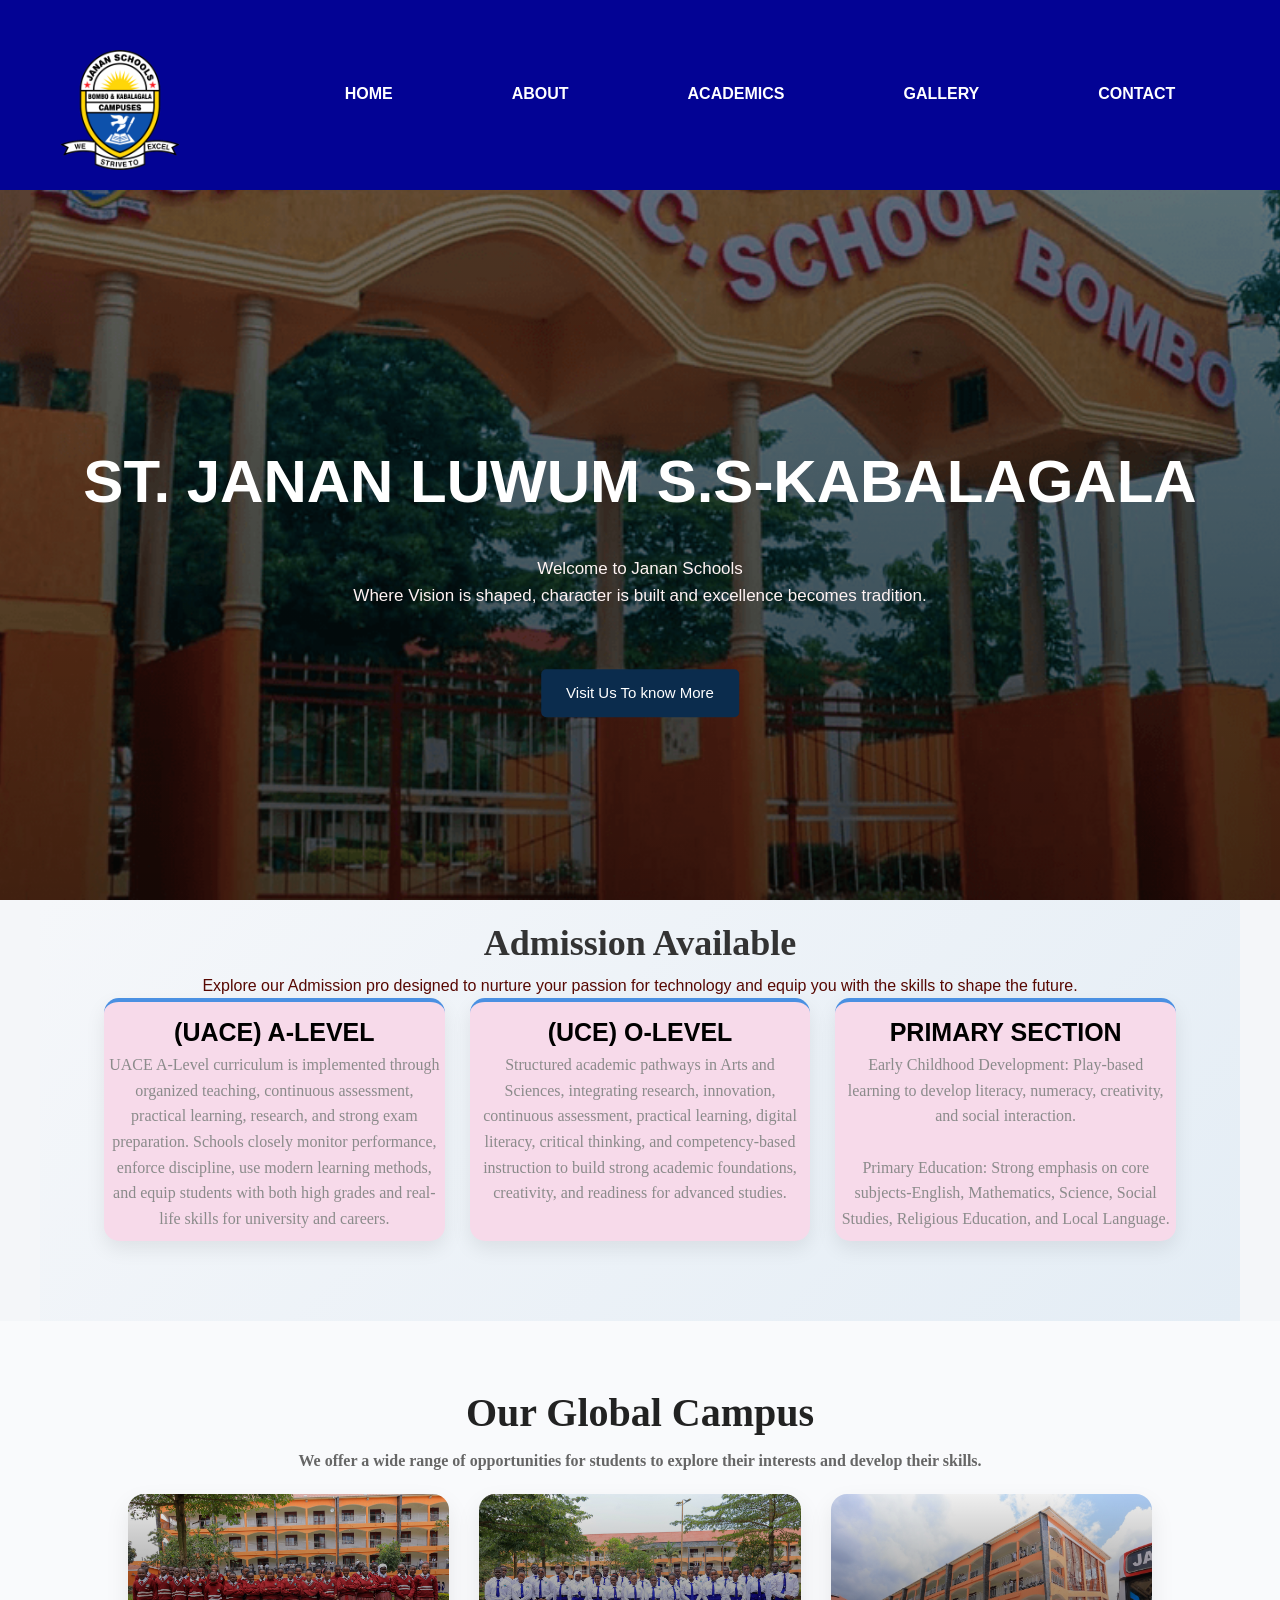
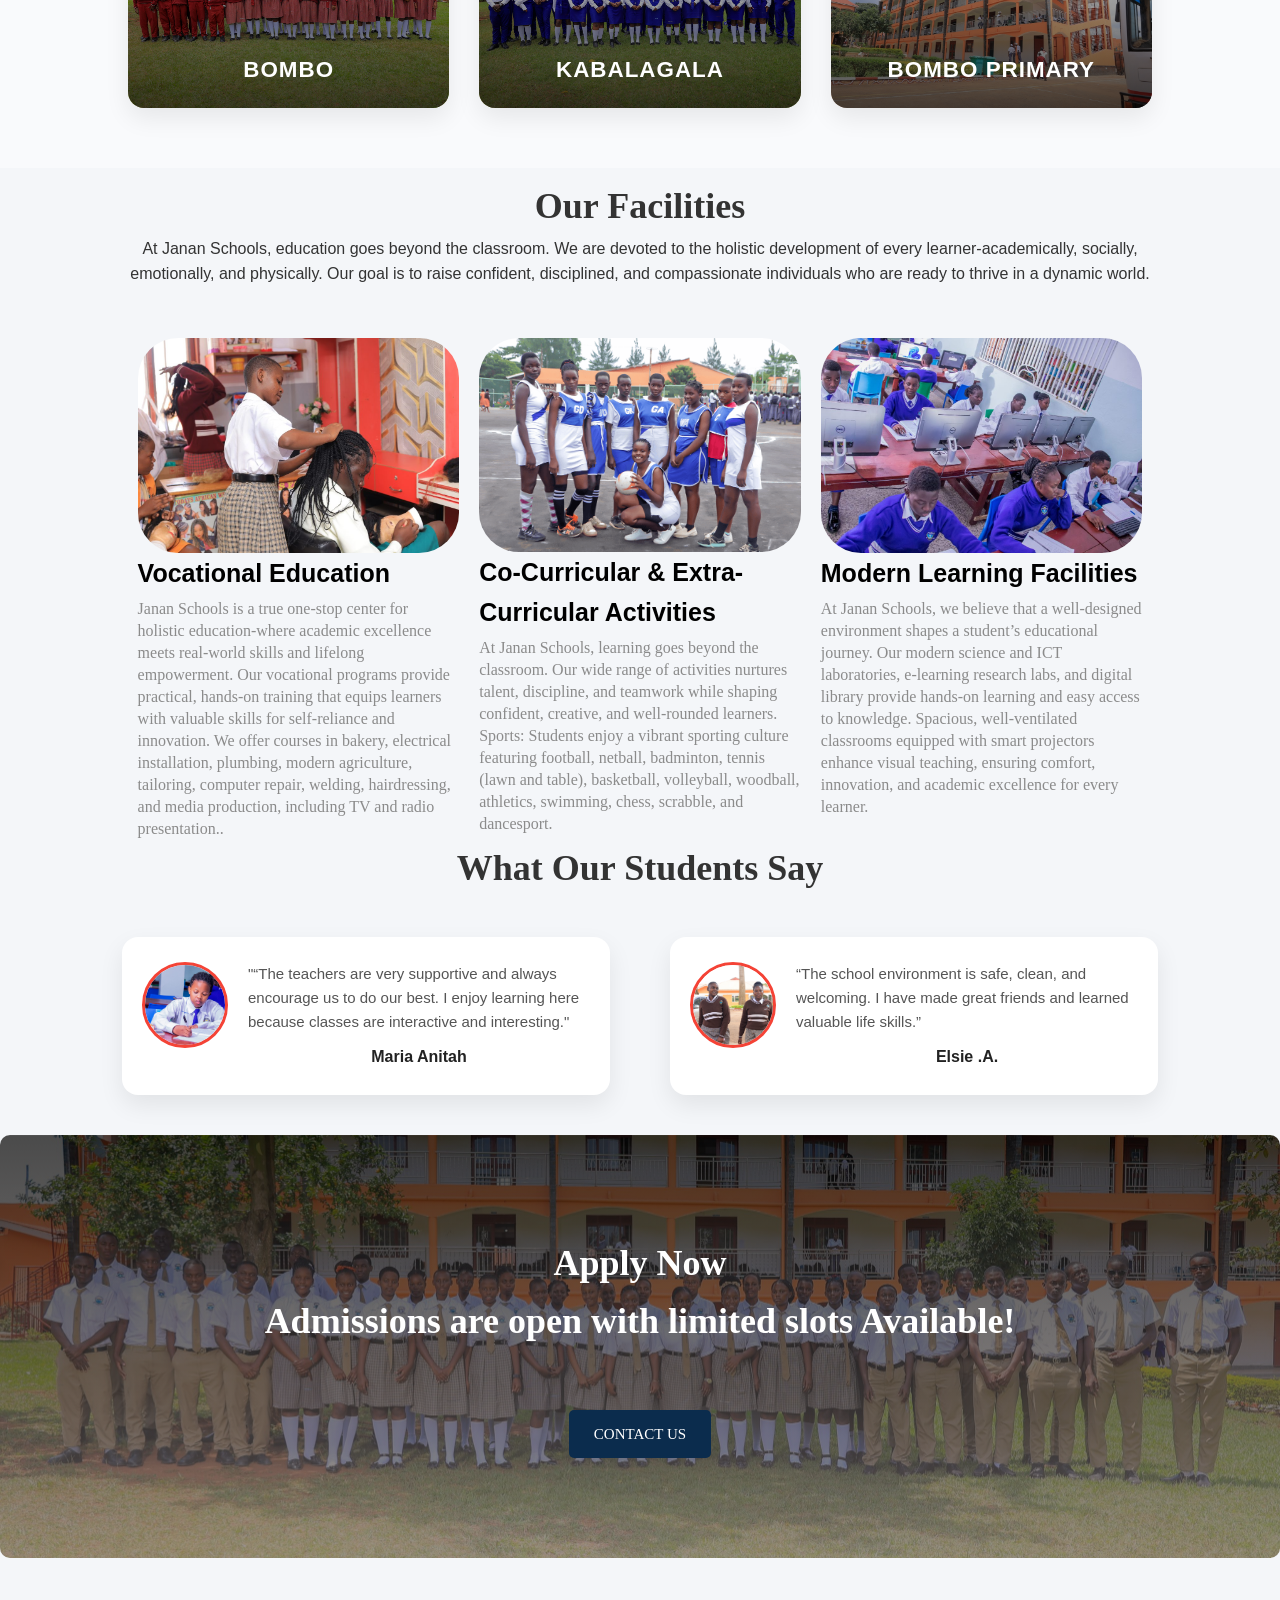
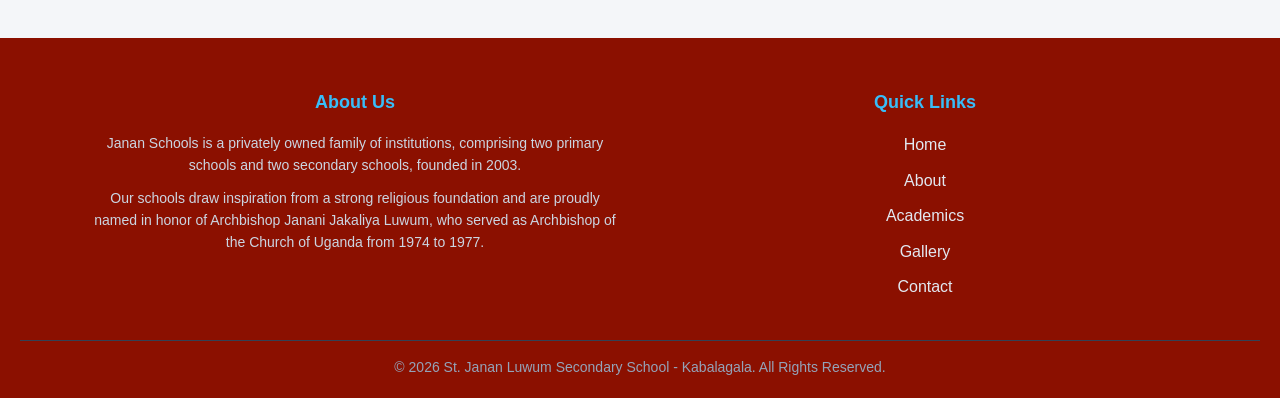
<file: index.html>
<!DOCTYPE html>
<html lang="en">
  <head>
    <meta charset="UTF-8" />
    <meta name="viewport" content="width=device-width, initial-scale=1.0" />
    <title>St.Janan Luwum S.S-Kabalagala</title>
    <link rel="icon" href="logo.png" type="image/x-icon" />
    <link rel="stylesheet" href="style.css" />
      </head>
  <body>
   <section class="header">
  <nav>
    <a href="home.html" class="logo">
      <img src="college_logo.png" alt="College Logo" />
    </a>

    <div class="nav-links">
      <ul>
        <li><a href="index.html">HOME</a></li>
        <li><a href="about.html">ABOUT</a></li>
        <li><a href="academics.html">ACADEMICS</a></li>
        <li><a href="gallery.html">GALLERY</a></li>
        <li><a href="contact.html">CONTACT</a></li>
      </ul>
    </div>
  </nav>

       <body class="janan-home">
              <div class="text-box">
        <h1>ST. JANAN LUWUM S.S-KABALAGALA</h1>
        <p> Welcome to Janan Schools <br>
          Where Vision is shaped, character is built and excellence becomes tradition.
        </p>
        <a href="" class="hero-btn">Visit Us To know More</a>
      </div>
    </section>

    <!-- -------course--------- -->
    <section class="course">
      <h1>Admission Available</h1>
      <div class="course-intro">
        <p>
          Explore our Admission pro designed to nurture
          your passion for technology and equip you with the skills to shape the
          future.
        </p> 
      </div>
      <div class="row">
        <div class="course-col">
          <h3>(UACE) A-LEVEL </h3>
          <p>
            UACE A-Level curriculum is implemented through organized teaching, continuous assessment, 
            practical learning, research, and strong exam preparation. Schools closely monitor performance, 
            enforce discipline, use modern learning methods, and equip students with both high grades and 
            real-life skills for university and careers.
          </p>
        </div>
        <div class="course-col">
          <h3>(UCE) O-LEVEL</h3>
          <p>
            Structured academic pathways in Arts and Sciences, integrating research, innovation, continuous assessment, 
            practical learning, digital literacy, critical thinking, and competency-based instruction to build strong 
            academic foundations, creativity, and readiness for advanced studies.
          </p>
        </div>
        <div class="course-col">
          <h3>PRIMARY SECTION</h3>
          <p>
            Early Childhood Development: Play-based learning to develop literacy, numeracy, creativity, and social interaction.<br><br>
            Primary Education: Strong emphasis on core subjects-English, Mathematics, Science, Social Studies, Religious Education, and Local Language.
          </p> 
        </div>
      </div>
    </section>

    <script>
document.addEventListener("DOMContentLoaded", function () {
  const courseSection = document.querySelector(".course");

  if (!courseSection) return;

  const observer = new IntersectionObserver((entries) => {
    entries.forEach(entry => {
      if (entry.isIntersecting) {
        courseSection.classList.add("course-animate");
      }
    });
  }, {
    threshold: 0.25
  });

  observer.observe(courseSection);
});
</script>

<section class="campus">
  <div class="campus-header">
    <h1>Our Global Campus</h1>
    <p>
      We offer a wide range of opportunities for students to explore their interests and develop their skills.
    </p>
  </div>

  <div class="campus-grid">
    <div class="campus-card">
      <img src="campus1.jpg" alt="" />
      <div class="overlay">
        <h3>BOMBO</h3>
      </div>
    </div>

    <div class="campus-card">
      <img src="campus2.jpg" alt="" />
      <div class="overlay">
        <h3>KABALAGALA</h3>
      </div>
    </div>

    <div class="campus-card">
      <img src="campus3.jpg" alt="" />
      <div class="overlay">
        <h3>BOMBO PRIMARY</h3>
      </div>
    </div>
  </div>
</section>

    <!-- --------------facilities---------------- -->

    <section class="facilities">
      <h1>Our Facilities</h1>
      <div class="facilities-intro">
        <p>
         At Janan Schools, education goes beyond the classroom. We are devoted to the holistic 
        development of every learner-academically, socially, emotionally, and physically. 
        Our goal is to raise confident, disciplined, and compassionate individuals who are ready to thrive in a dynamic world.
        </p> <br> <br>
      </div>
      <div class="row">
        <div class="facilities-col">
          <img src="facilities1.jpg" alt="" />
          <h3>Vocational Education</h3>
          <p>
            Janan Schools is a true one-stop center for holistic education-where academic excellence meets real-world skills 
            and lifelong empowerment.
            Our vocational programs provide practical, hands-on training that equips learners with valuable skills for 
            self-reliance and innovation.
            We offer courses in bakery, electrical installation, plumbing, modern agriculture, tailoring, computer repair, welding, hairdressing, 
            and media production, including TV and radio presentation..
          </p>
        </div>
        <div class="facilities-col">
          <img src="facilities2.jpg" alt="" />
          <h3>Co-Curricular & Extra-Curricular Activities</h3>
          <p>
            At Janan Schools, learning goes beyond the classroom. Our wide range of activities nurtures talent, 
            discipline, and teamwork while shaping confident, creative, and well-rounded learners.
            Sports: Students enjoy a vibrant sporting culture featuring football, netball, badminton, 
            tennis (lawn and table), basketball, volleyball, woodball, athletics, swimming, chess, scrabble, and dancesport.
          </p>
        </div>

        <div class="facilities-col">
          <img src="facilities3.jpg" alt="" />
          <h3>Modern Learning Facilities</h3>
          <p>
            At Janan Schools, we believe that a well-designed environment shapes a student’s educational journey.
            Our modern science and ICT laboratories, e-learning research labs, and digital library provide 
            hands-on learning and easy access to knowledge. Spacious, well-ventilated classrooms equipped with 
            smart projectors enhance visual teaching, ensuring comfort, innovation, and academic excellence for every learner.
          </p>
        </div>
      </div>
    </section>

    <!-- ---------testimonials-------------- -->

    <div class="row">
      <h1>What Our Students Say</h1>
      
      <div class="row">
        <div class="testimonial-col">
          <img src="student1.jpg" alt="" />
          <div>
            <p>
              "“The teachers are very supportive and always encourage us to do our best.
               I enjoy learning here because classes are interactive and interesting."
               
            </p>
            <h3>Maria Anitah</h3>
            
          </div>
        </div>

        <div class="testimonial-col">
          <img src="student2.png" alt="" />
          <div>
            <p>
              “The school environment is safe, clean, and welcoming.
              I have made great friends and learned valuable life skills.”
            </p>
            <h3>Elsie .A.</h3>
            <i class="fa fa-star"></i>
            <i class="fa fa-star"></i>
            <i class="fa fa-star"></i>
            <i class="fa fa-star"></i>
            <i class="fa fa-star-o"></i>
          </div>
        </div>
      </div>
    </section>

    <!-- --------call to action----------- -->

    <section class="cta">
      <h1>
        Apply Now <br />
        Admissions are open with limited slots Available!
      </h1>
      <a href="" class="hero-btn">CONTACT US</a>
    </section>

    <!-- ----------footer---------------- -->

    <footer class="footer">

  <div class="footer-container">

    <!-- ABOUT SECTION -->
    <div class="footer-section about">
      <h3>About Us</h3>
      <p>
        Janan Schools is a privately owned family of institutions, comprising two primary schools and two secondary schools, founded in 2003.
      </p>
      <p>
        Our schools draw inspiration from a strong religious foundation and are proudly named in honor of Archbishop Janani Jakaliya Luwum,
        who served as Archbishop of the Church of Uganda from 1974 to 1977.
      </p>
    </div>

    <!-- NAVIGATION LINKS -->
    <div class="footer-section">
      <h3>Quick Links</h3>
      <a href="index.html">Home</a>
      <a href="about.html">About</a>
      <a href="academics.html">Academics</a>
      <a href="gallery.html">Gallery</a>
      <a href="contact.html">Contact</a>
    </div>

  </div>

  <!-- BOTTOM BAR -->
  <div class="footer-bottom">
    <p>© 2026 St. Janan Luwum Secondary School - Kabalagala. All Rights Reserved.</p>
  </div>

</footer>
    
      

    <!--Javascript for Toggle Menu-->
    <script>
      var navLinks = document.getElementById("navLinks");

      function showMenu() {
        navLinks.style.right = "0";
      }

      function hideMenu() {
        navLinks.style.right = "-200px";
      }
    </script>
  </body>
</html>
</file>
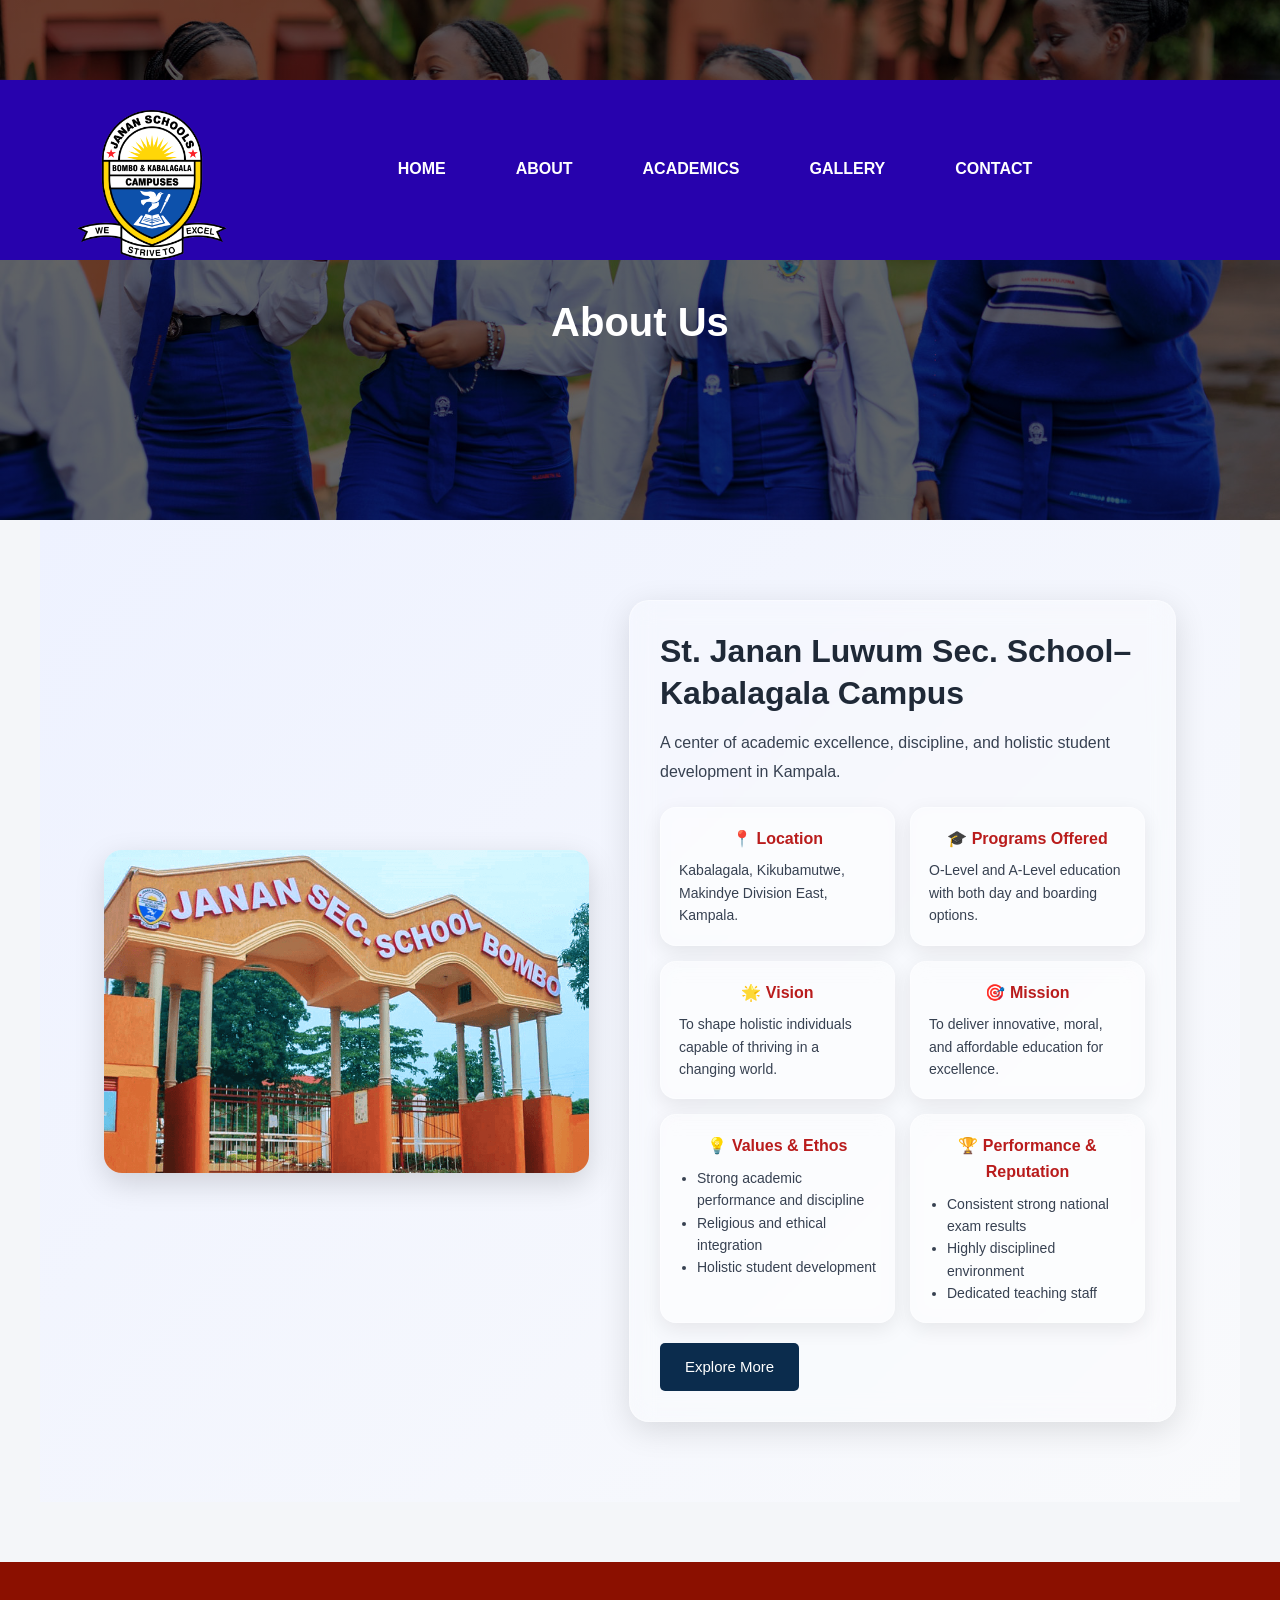
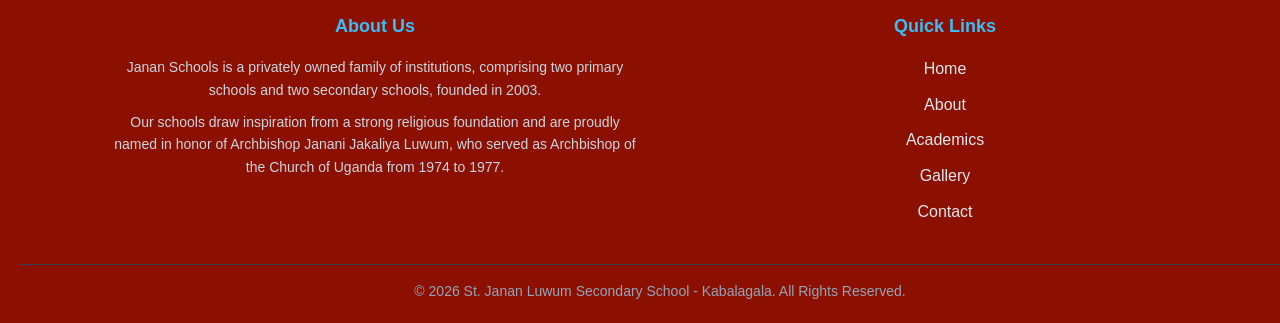
<file: about.html>
<!DOCTYPE html>
<html lang="en">
  <head>
    <meta charset="UTF-8" />
    <meta name="viewport" content="width=device-width, initial-scale=1.0" />
    <title>St.Janan Luwum S.S-Kabalagala</title>
    <link rel="icon" href="C:\Users\AbdulMajidu\Desktop\College-Website-main/logo.png" type="image/x-icon" />
    <link rel="stylesheet" href="style.css" />
      </head>
  <body>
    <section class="sub-header">
      <nav>
        <a href="home.html"><img src="college_logo.png" alt="" /></a>
        <div class="nav-links" id="navLinks">
         
          <ul>
            <li><a href="index.html">HOME</a></li>
            <li><a href="about.html">ABOUT</a></li>
            <li><a href="academics.html">ACADEMICS</a></li>
            <li><a href="gallery.html">GALLERY</a></li>
            <li><a href="contact.html">CONTACT</a></li>
          </ul>
        </div>
        
      </nav>
      <h1>About Us</h1>
    </section>

    <!-- -----------------about us---------------------- -->

   <section class="about-us">

  <div class="about-container">

    <div class="about-image fade-in">
      <img src="about_us2.jpg" alt="St. Janan Luwum Secondary School Campus" />
    </div>

    <div class="about-content">

      <h1 class="fade-in">St. Janan Luwum Sec. School–Kabalagala Campus</h1>

      <p class="intro fade-in">
        A center of academic excellence, discipline, and holistic student development in Kampala.
      </p>

      <div class="about-grid">

        <div class="about-card fade-in">
          <h3>📍 Location</h3>
          <p>Kabalagala, Kikubamutwe, Makindye Division East, Kampala.</p>
        </div>

        <div class="about-card fade-in">
          <h3>🎓 Programs Offered</h3>
          <p>O-Level and A-Level education with both day and boarding options.</p>
        </div>

        <div class="about-card fade-in">
          <h3>🌟 Vision</h3>
          <p>To shape holistic individuals capable of thriving in a changing world.</p>
        </div>

        <div class="about-card fade-in">
          <h3>🎯 Mission</h3>
          <p>To deliver innovative, moral, and affordable education for excellence.</p>
        </div>

        <div class="about-card full fade-in">
          <h3>💡 Values & Ethos</h3>
          <ul>
            <li>Strong academic performance and discipline</li>
            <li>Religious and ethical integration</li>
            <li>Holistic student development</li>
          </ul>
        </div>

        <div class="about-card full fade-in">
          <h3>🏆 Performance & Reputation</h3>
          <ul>
            <li>Consistent strong national exam results</li>
            <li>Highly disciplined environment</li>
            <li>Dedicated teaching staff</li>
          </ul>
        </div>

      </div>

      <a href="#" class="hero-btn fade-in">Explore More</a>

    </div>

  </div>

</section>

    <!-- ----------footer---------------- -->

    <footer class="footer">

  <div class="footer-container">

    <!-- ABOUT SECTION -->
    <div class="footer-section about">
      <h3>About Us</h3>
      <p>
        Janan Schools is a privately owned family of institutions, comprising two primary schools and two secondary schools, founded in 2003.
      </p>
      <p>
        Our schools draw inspiration from a strong religious foundation and are proudly named in honor of Archbishop Janani Jakaliya Luwum,
        who served as Archbishop of the Church of Uganda from 1974 to 1977.
      </p>
    </div>

    <!-- NAVIGATION LINKS -->
    <div class="footer-section">
      <h3>Quick Links</h3>
      <a href="index.html">Home</a>
      <a href="about.html">About</a>
      <a href="academics.html">Academics</a>
      <a href="gallery.html">Gallery</a>
      <a href="contact.html">Contact</a>
    </div>

  </div>

  <!-- BOTTOM BAR -->
  <div class="footer-bottom">
    <p>© 2026 St. Janan Luwum Secondary School - Kabalagala. All Rights Reserved.</p>
  </div>

</footer>
    
  
<!-- FOOTER END -->
    
   <!--Javascript for Toggle Menu-->
    <script>
      var navLinks = document.getElementById("navLinks");

      function showMenu() {
        navLinks.style.right = "0";
      }

      function hideMenu() {
        navLinks.style.right = "-200px";
      }
    </script>
  </body>
</html>
</file>
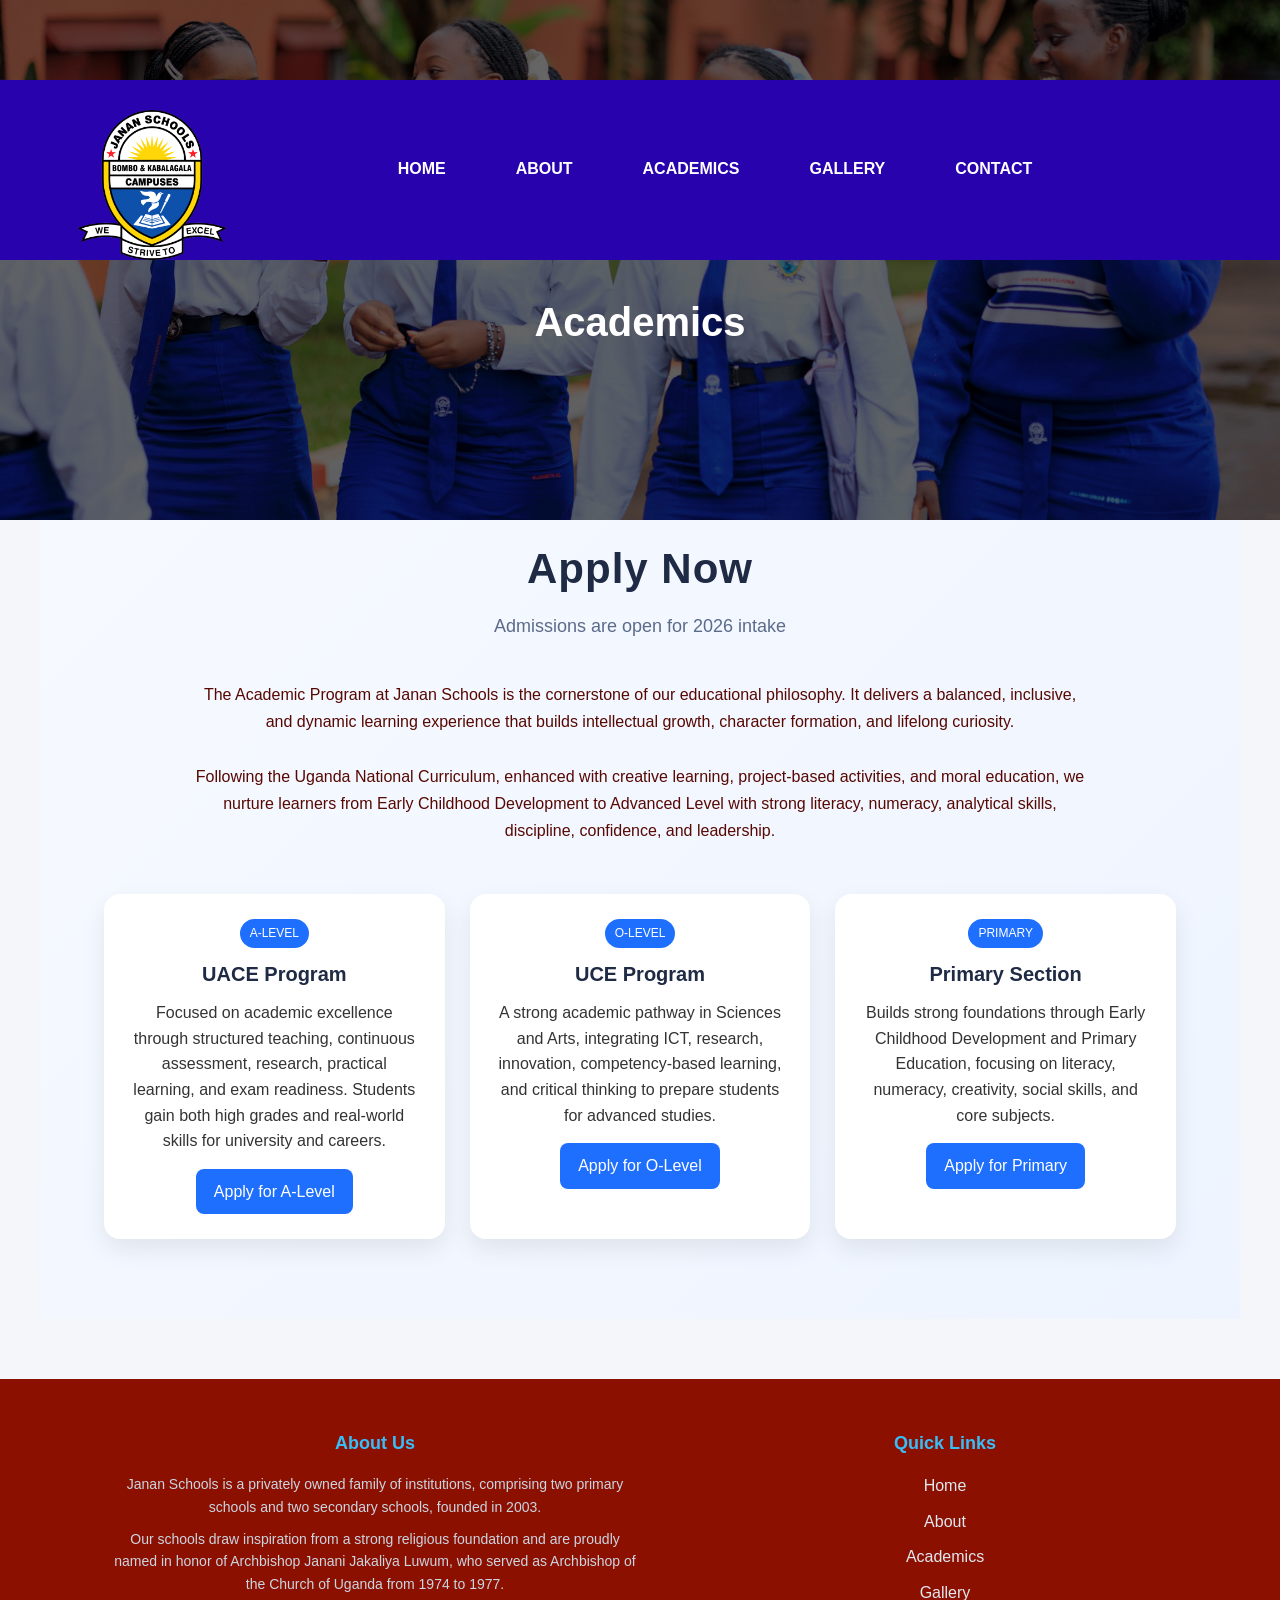
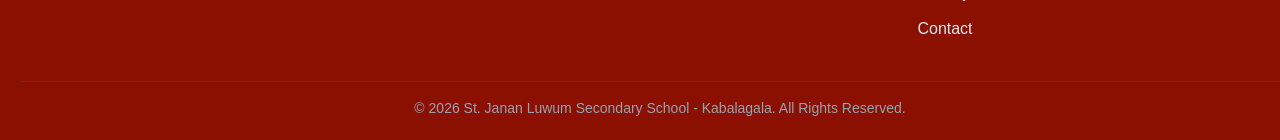
<file: academics.html>
<!DOCTYPE html>
<html lang="en">
  <head>
    <meta charset="UTF-8" />
    <meta name="viewport" content="width=device-width, initial-scale=1.0" />
    <title>St.Janan Luwum S.S-Kabalagala</title>
    <link rel="icon" href="logo.png" type="image/x-icon" />
    <link rel="stylesheet" href="style.css" />
      </head>
  <body>
    <section class="sub-header">
      <nav>
        <a href="home.html"><img src="college_logo.png" alt="" /></a>
        <div class="nav-links" id="navLinks">
          
          <ul>
            <li><a href="index.html">HOME</a></li>
            <li><a href="about.html">ABOUT</a></li>
            <li><a href="academics.html">ACADEMICS</a></li>
            <li><a href="gallery.html">GALLERY</a></li>
            <li><a href="contact.html">CONTACT</a></li>
          </ul>
        </div>
        
      </nav>
      <h1>Academics</h1>
    </section>

    <!-- ------------courses------------- -->
  <section class="course course-admissions">
  <div class="course-header">
    <h1>Apply Now</h1>
    <p class="subtitle">Admissions are open for 2026 intake</p>
  </div>

  <div class="course-intro">
    <p>
      The Academic Program at Janan Schools is the cornerstone of our educational philosophy.
      It delivers a balanced, inclusive, and dynamic learning experience that builds intellectual growth,
      character formation, and lifelong curiosity.
      <br><br>
      Following the Uganda National Curriculum, enhanced with creative learning, project-based activities,
      and moral education, we nurture learners from Early Childhood Development to Advanced Level with strong
      literacy, numeracy, analytical skills, discipline, confidence, and leadership.
    </p>
  </div>

  <div class="course-grid">
    
    <div class="course-card">
      <div class="badge">A-LEVEL</div>
      <h3>UACE Program</h3>
      <p>
        Focused on academic excellence through structured teaching, continuous assessment,
        research, practical learning, and exam readiness. Students gain both high grades and
        real-world skills for university and careers.
      </p>
      <a href="https://near.tl/sm/qi5ErAbAf/viewform" target="_blank" class="apply-btn">
        Apply for A-Level
      </a>
    </div>

    <div class="course-card">
      <div class="badge">O-LEVEL</div>
      <h3>UCE Program</h3>
      <p>
        A strong academic pathway in Sciences and Arts, integrating ICT, research,
        innovation, competency-based learning, and critical thinking to prepare students
        for advanced studies.
      </p>
      <a href="https://near.tl/sm/qi5ErAbAf/viewform" target="_blank" class="apply-btn">
        Apply for O-Level
      </a>
    </div>

    <div class="course-card">
      <div class="badge">PRIMARY</div>
      <h3>Primary Section</h3>
      <p>
        Builds strong foundations through Early Childhood Development and Primary Education,
        focusing on literacy, numeracy, creativity, social skills, and core subjects.
      </p>
      <a href="https://near.tl/sm/qi5ErAbAf/viewform" target="_blank" class="apply-btn">
        Apply for Primary
      </a>
    </div>

  </div>
</section>
<script>
  const cards = document.querySelectorAll('.course-col');

  const observer = new IntersectionObserver(entries => {
    entries.forEach(entry => {
      if(entry.isIntersecting){
        entry.target.classList.add('show');
      }
    });
  }, {
    threshold: 0.2
  });

  cards.forEach(card => {
    observer.observe(card);
  });
</script>

           <!-- ----------footer---------------- -->

    <footer class="footer">

  <div class="footer-container">

    <!-- ABOUT SECTION -->
    <div class="footer-section about">
      <h3>About Us</h3>
      <p>
        Janan Schools is a privately owned family of institutions, comprising two primary schools and two secondary schools, founded in 2003.
      </p>
      <p>
        Our schools draw inspiration from a strong religious foundation and are proudly named in honor of Archbishop Janani Jakaliya Luwum,
        who served as Archbishop of the Church of Uganda from 1974 to 1977.
      </p>
    </div>

    <!-- NAVIGATION LINKS -->
    <div class="footer-section">
      <h3>Quick Links</h3>
      <a href="index.html">Home</a>
      <a href="about.html">About</a>
      <a href="academics.html">Academics</a>
      <a href="gallery.html">Gallery</a>
      <a href="contact.html">Contact</a>
    </div>

  </div>

  <!-- BOTTOM BAR -->
  <div class="footer-bottom">
    <p>© 2026 St. Janan Luwum Secondary School - Kabalagala. All Rights Reserved.</p>
  </div>

</footer>    

    <!--Javascript for Toggle Menu-->
    <script>
      var navLinks = document.getElementById("navLinks");

      function showMenu() {
        navLinks.style.right = "0";
      }

      function hideMenu() {
        navLinks.style.right = "-200px";
      }
    </script>
  </body>
</html>
</file>
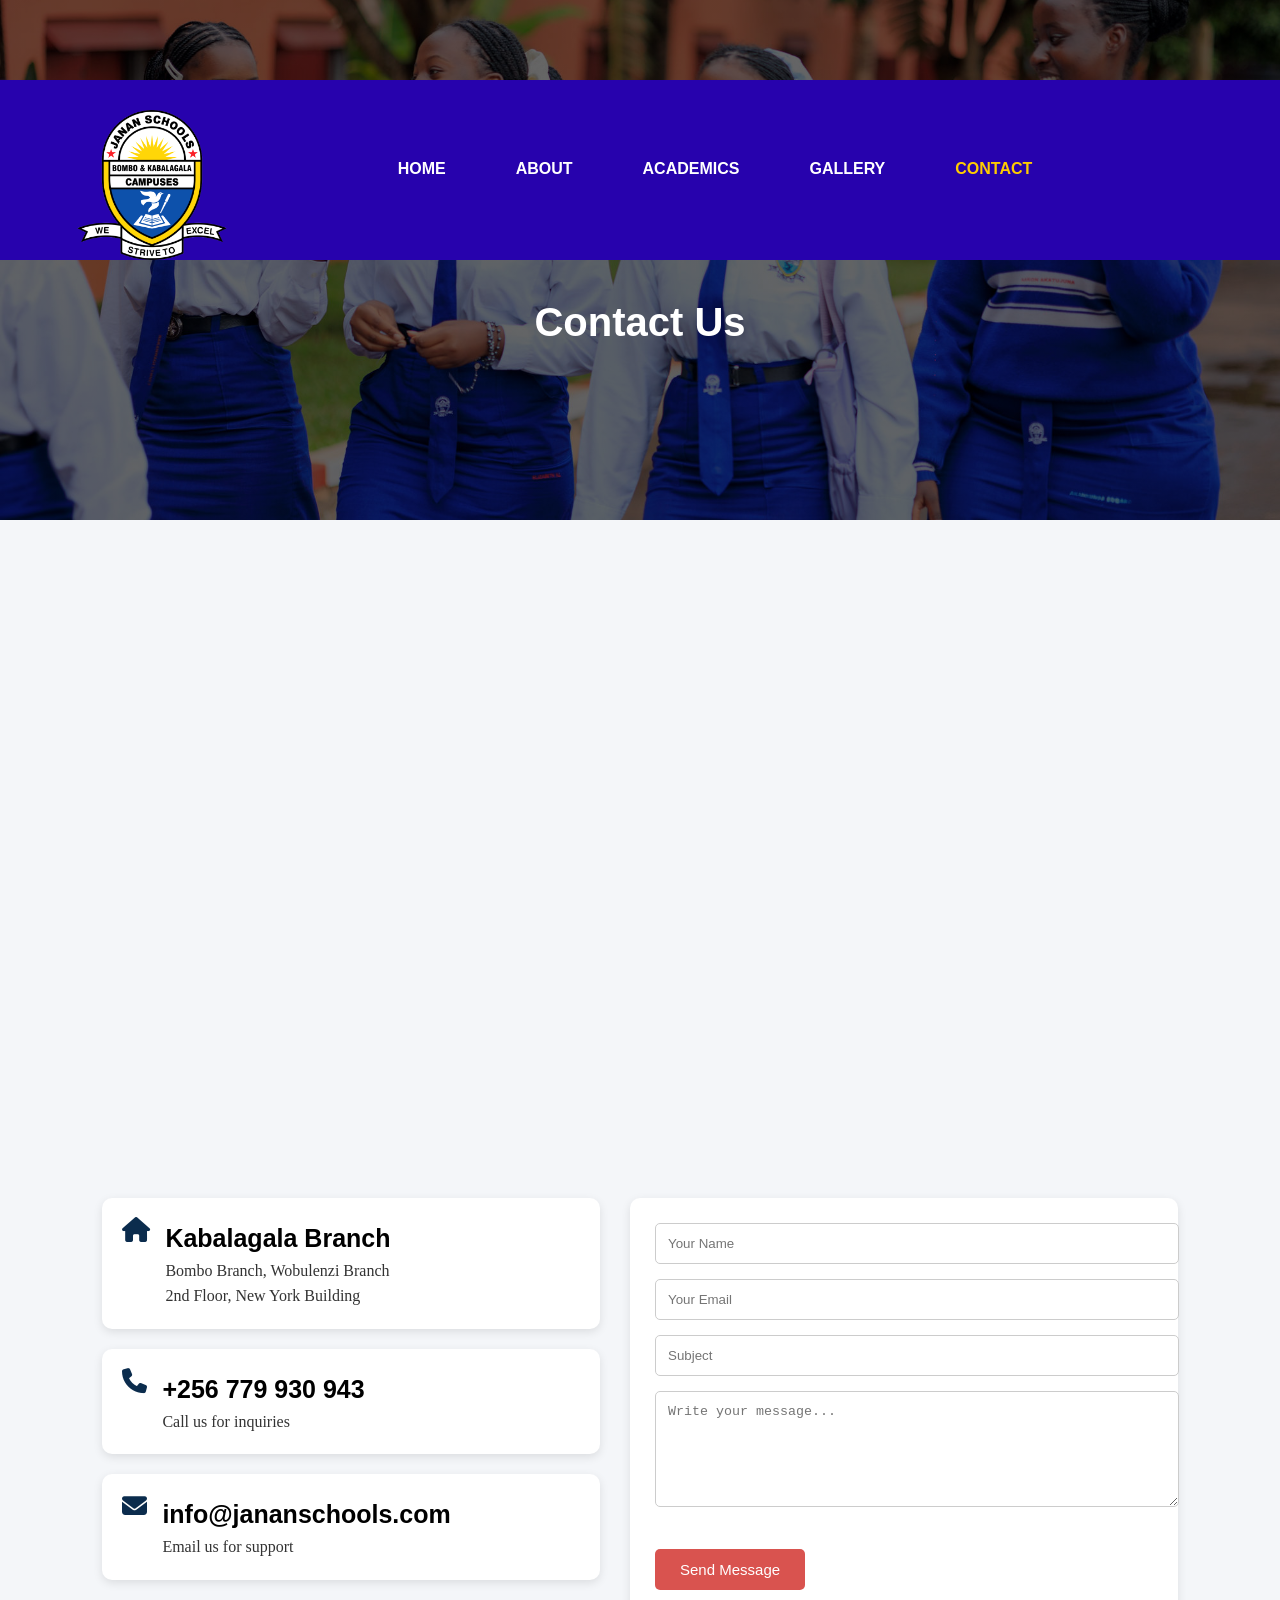
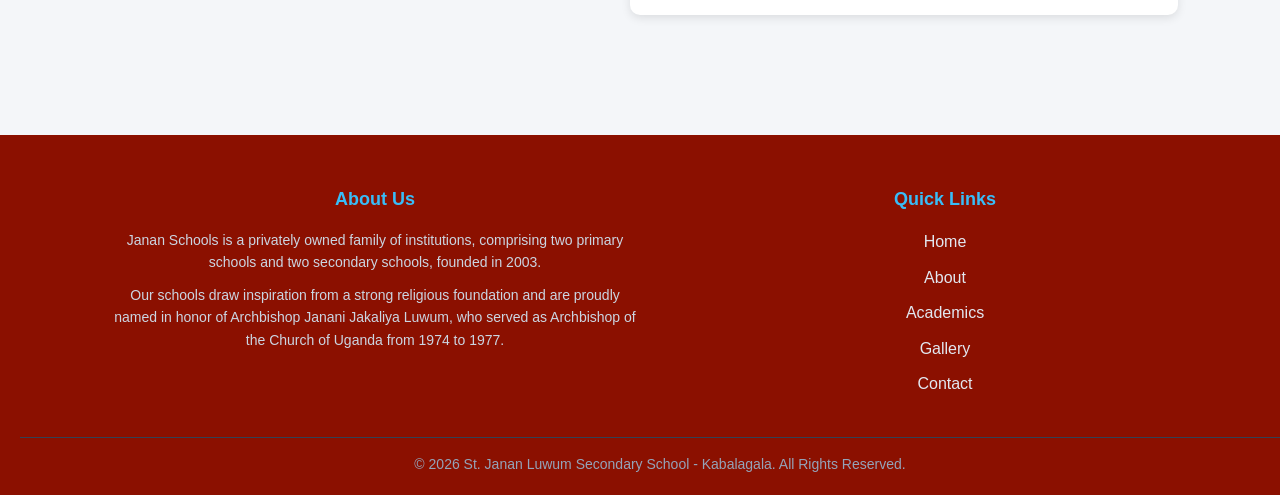
<file: contact.html>
<!DOCTYPE html>
<html lang="en">
<head>
  <meta charset="UTF-8" />
  <meta name="viewport" content="width=device-width, initial-scale=1.0" />
  <title>St. Janan Luwum S.S - Kabalagala | Contact Us</title>
<link rel="icon" href="logo.png" type="image/x-icon" />
  <link rel="stylesheet" href="https://cdnjs.cloudflare.com/ajax/libs/font-awesome/6.5.0/css/all.min.css">
  <link rel="stylesheet" href="style.css">
</head>

<body>

<!-- HEADER -->
<header class="sub-header">
  <nav>
    <a href="home.html">
      <img src="college_logo.png" alt="School Logo">
    </a>

    <div class="nav-links" id="navLinks">
      <ul>
        <li><a href="index.html">HOME</a></li>
        <li><a href="about.html">ABOUT</a></li>
        <li><a href="academics.html">ACADEMICS</a></li>
        <li><a href="gallery.html">GALLERY</a></li>
        <li><a href="contact.html" class="active">CONTACT</a></li>
      </ul>
    </div>
  </nav>

  <h1>Contact Us</h1>
</header>

<!-- MAP -->
<section class="location">
  <iframe
    src="https://www.google.com/maps?q=St%20Janan%20Luwum%20Secondary%20School,%20Kampala&output=embed"
    width="100%"
    height="450"
    style="border:0;"
    loading="lazy">
  </iframe>
</section>

<!-- CONTACT SECTION -->
<section class="contact-section">

  <!-- CONTACT INFO -->
  <div class="contact-info">

    <div class="info-box">
      <i class="fa fa-home"></i>
      <div>
        <h3>Kabalagala Branch</h3>
        <p>Bombo Branch, Wobulenzi Branch<br>2nd Floor, New York Building</p>
      </div>
    </div>

    <div class="info-box">
      <i class="fa fa-phone"></i>
      <div>
        <h3>+256 779 930 943</h3>
        <p>Call us for inquiries</p>
      </div>
    </div>

    <div class="info-box">
      <i class="fa fa-envelope"></i>
      <div>
        <h3>info@jananschools.com</h3>
        <p>Email us for support</p>
      </div>
    </div>

  </div>

  <!-- CONTACT FORM -->
  <div class="contact-form">
    <form id="remarks-form">

      <input type="text" id="name" placeholder="Your Name" required>

      <input type="email" id="email" placeholder="Your Email" required>

      <input type="text" id="subject" placeholder="Subject">

      <textarea id="remark" placeholder="Write your message..." rows="6" required></textarea>

      <button type="submit" class="hero-btn red-btn">Send Message</button>
    </form>

    <p id="success-message" style="display:none; color:green; margin-top:10px;">
      Thank you! Your message has been submitted successfully.
    </p>
  </div>

</section>

<!-- SCRIPT -->
<script>
document.getElementById("remarks-form").addEventListener("submit", function(e) {
  e.preventDefault();

  const name = document.getElementById("name").value.trim();
  const email = document.getElementById("email").value.trim();
  const remark = document.getElementById("remark").value.trim();

  const remarks = JSON.parse(localStorage.getItem("visitorRemarks")) || [];

  remarks.push({
    name,
    email,
    remark,
    date: new Date().toLocaleString()
  });

  localStorage.setItem("visitorRemarks", JSON.stringify(remarks));

  document.getElementById("success-message").style.display = "block";
  this.reset();
});
</script>

</body>
</html>
</script>

    <!-- ----------footer---------------- -->

    <footer class="footer">

  <div class="footer-container">

    <!-- ABOUT SECTION -->
    <div class="footer-section about">
      <h3>About Us</h3>
      <p>
        Janan Schools is a privately owned family of institutions, comprising two primary schools and two secondary schools, founded in 2003.
      </p>
      <p>
        Our schools draw inspiration from a strong religious foundation and are proudly named in honor of Archbishop Janani Jakaliya Luwum,
        who served as Archbishop of the Church of Uganda from 1974 to 1977.
      </p>
    </div>

    <!-- NAVIGATION LINKS -->
    <div class="footer-section">
      <h3>Quick Links</h3>
      <a href="index.html">Home</a>
      <a href="about.html">About</a>
      <a href="academics.html">Academics</a>
      <a href="gallery.html">Gallery</a>
      <a href="contact.html">Contact</a>
    </div>

  </div>

  <!-- BOTTOM BAR -->
  <div class="footer-bottom">
    <p>© 2026 St. Janan Luwum Secondary School - Kabalagala. All Rights Reserved.</p>
  </div>

</footer>
    

</body>
</html>
</file>
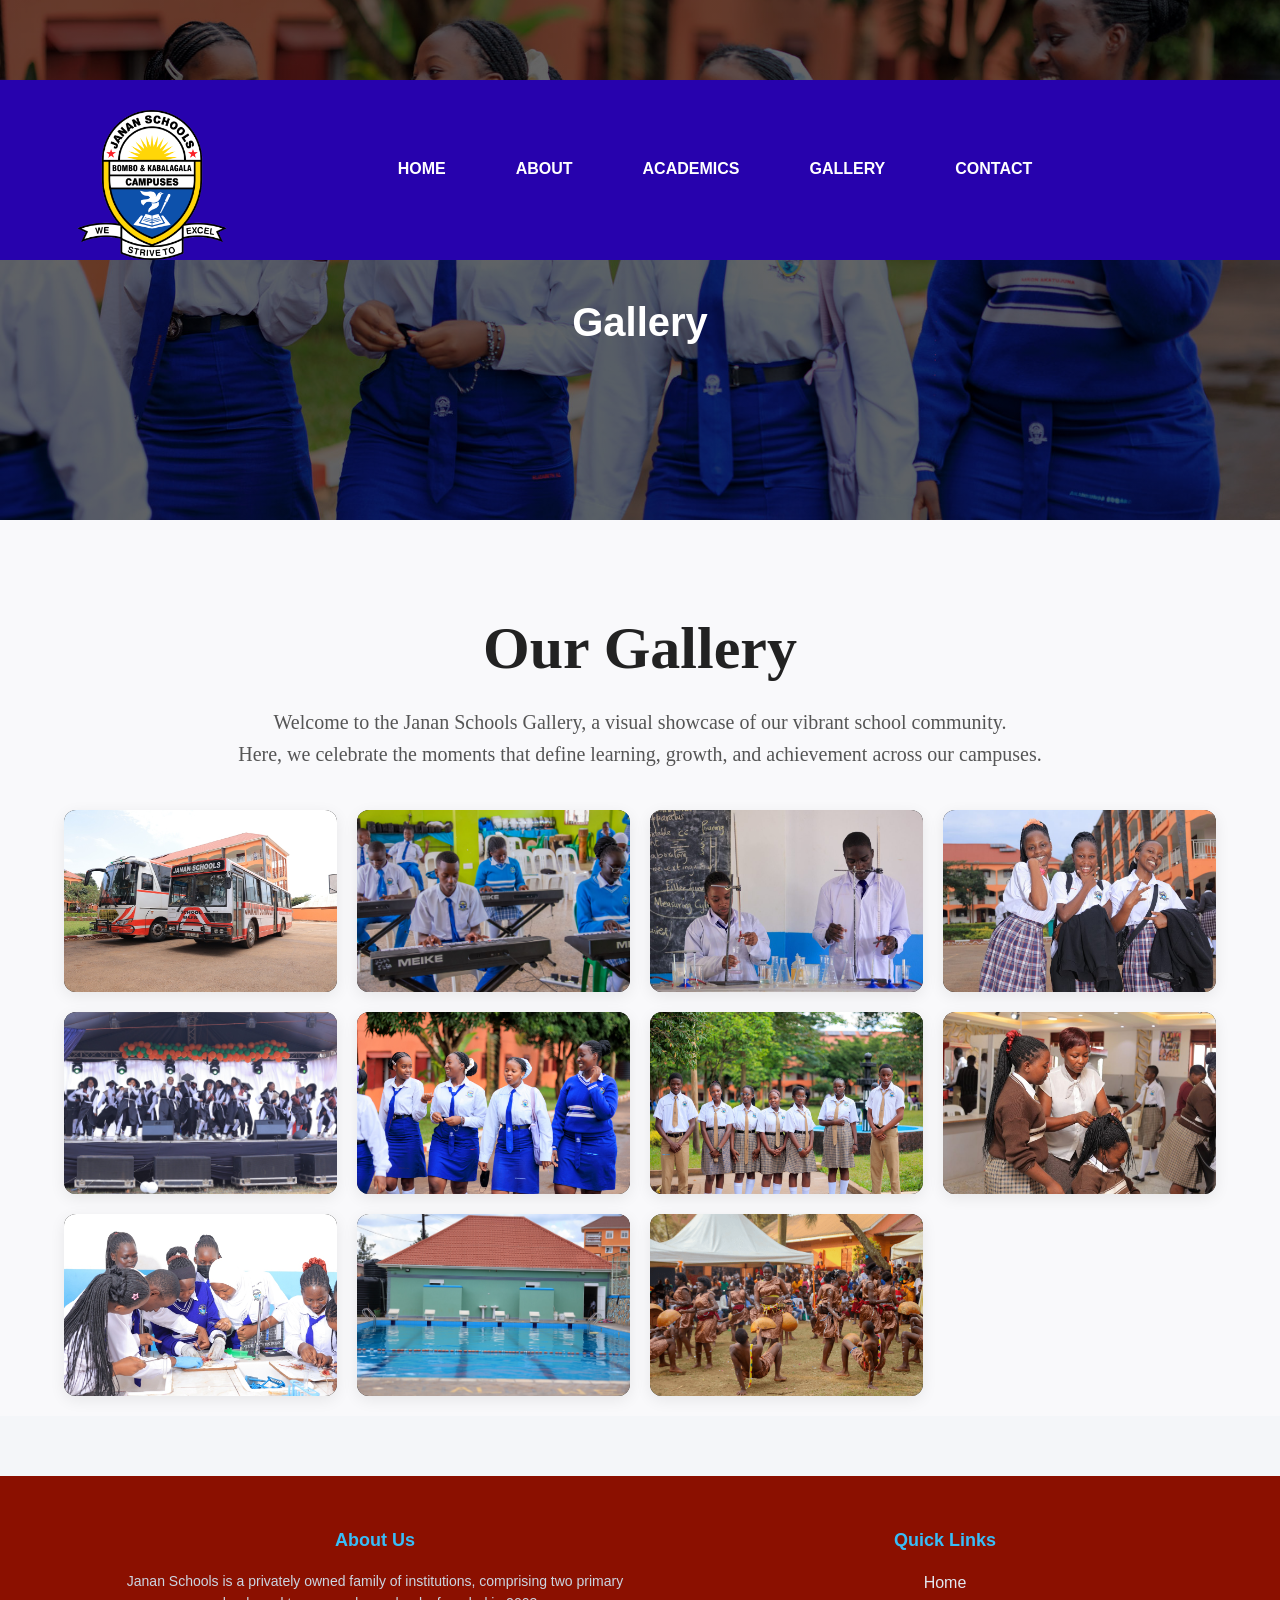
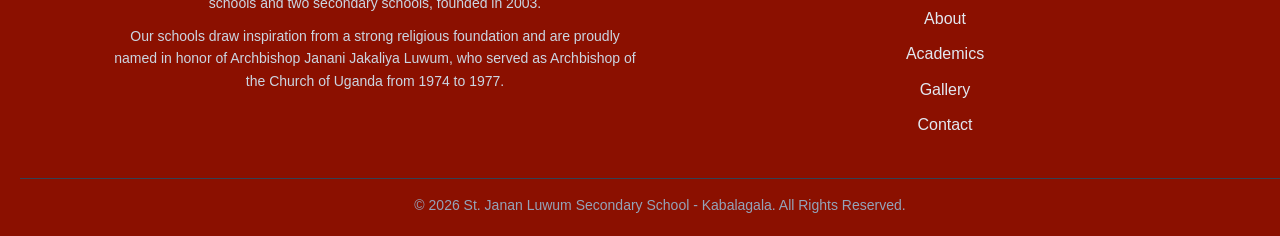
<file: gallery.html>
<!DOCTYPE html>
<html lang="en">
  <head>
    <meta charset="UTF-8" />
    <meta name="viewport" content="width=device-width, initial-scale=1.0" />
    <title>St.Janan Luwum S.S-Kabalagala</title>
    <link rel="icon" href="logo.png" type="image/x-icon" />
    <link rel="stylesheet" href="style.css" />
      </head>
  <body>
    <section class="sub-header">
      <nav>
        <a href="home.html"><img src="college_logo.png" alt="" /></a>
        <div class="nav-links" id="navLinks">
          
          <ul>
            <li><a href="index.html">HOME</a></li>
            <li><a href="about.html">ABOUT</a></li>
            <li><a href="academics.html">ACADEMICS</a></li>
            <li><a href="gallery.html">GALLERY</a></li>
            <li><a href="contact.html">CONTACT</a></li>
          </ul>
        </div>
        
      </nav>
      <h1>Gallery</h1>
    </section>

    <!-- ----------gallery page---------------- -->

    <section class="gallery">
      <h1>Our Gallery</h1>
      <p>
        Welcome to the Janan Schools Gallery, a visual showcase of our vibrant school community.<br>Here, 
            we celebrate the moments that define learning, growth, and achievement across our campuses.
      </p>
      <div class="row">
        <div class="campus-col">
          <img src="gallery11.jpg" alt="" />
          </div>

        <div class="campus-col">
          <img src="gallery12.jpg" alt="" />
         </div>
         
        <div class="campus-col">
          <img src="gallery13.jpg" alt="" />
          </div>

          <div class="campus-col">
          <img src="gallery1.jpg" alt="" />
          </div>

        <div class="campus-col">
          <img src="gallery2.jpg" alt="" />
         </div>
         
        <div class="campus-col">
          <img src="gallery3.jpg" alt="" />
          </div>

          <div class="campus-col">
          <img src="gallery4.jpg" alt="" />
          </div>

        <div class="campus-col">
          <img src="gallery5.jpg" alt="" />
         </div>
         
        <div class="campus-col">
          <img src="gallery6.jpg" alt="" />
          </div>

          <div class="campus-col">
          <img src="gallery7.jpg" alt="" />
          </div>

        <div class="campus-col">
          <img src="gallery8.png" alt="" />
         </div>
         
        <div class="campus-col">
          <img src="gallery9.jpg" alt="" />
          </div>
      </div>
    </section>

    
    <script>
const items = document.querySelectorAll('.gallery .campus-col');

const observer = new IntersectionObserver((entries) => {
  entries.forEach(entry => {
    if (entry.isIntersecting) {
      
      const allItems = [...items];
      allItems.forEach((el, index) => {
        setTimeout(() => {
          el.classList.add('show');
        }, index * 120); // 👈 controls stagger speed
      });

      observer.disconnect(); // run once only
    }
  });
}, { threshold: 0.15 });

items.forEach(item => {
  item.classList.add('hidden');
  observer.observe(item);
});
</script>


        <!-- ----------footer---------------- -->

    <footer class="footer">

  <div class="footer-container">

    <!-- ABOUT SECTION -->
    <div class="footer-section about">
      <h3>About Us</h3>
      <p>
        Janan Schools is a privately owned family of institutions, comprising two primary schools and two secondary schools, founded in 2003.
      </p>
      <p>
        Our schools draw inspiration from a strong religious foundation and are proudly named in honor of Archbishop Janani Jakaliya Luwum,
        who served as Archbishop of the Church of Uganda from 1974 to 1977.
      </p>
    </div>

    <!-- NAVIGATION LINKS -->
    <div class="footer-section">
      <h3>Quick Links</h3>
      <a href="index.html">Home</a>
      <a href="about.html">About</a>
      <a href="academics.html">Academics</a>
      <a href="gallery.html">Gallery</a>
      <a href="contact.html">Contact</a>
    </div>

  </div>

  <!-- BOTTOM BAR -->
  <div class="footer-bottom">
    <p>© 2026 St. Janan Luwum Secondary School - Kabalagala. All Rights Reserved.</p>
  </div>

</footer>
    
        <!--Javascript for Toggle Menu-->
    <script>
      var navLinks = document.getElementById("navLinks");

      function showMenu() {
        navLinks.style.right = "0";
      }

      function hideMenu() {
        navLinks.style.right = "-200px";
      }
    </script>
  </body>
</html>
</file>
<file: style.css>
* {
  margin: 0;
  padding: 0;
}

.header {
  min-height: 100vh;
  width: 100%;
  /* Using a single dark color at two different opacities */
  background-image: 
    linear-gradient(rgba(0, 0, 0, 0.5), rgba(0, 0, 0, 0.7)),
    url("bg1.jpeg");
  background-position: center;
  background-size: cover;
  position: relative;
}
nav {
  display: flex;
  padding: 0% 6%;
  justify-content: space-between;
  align-items: center;
  background: #2702ad;
}

nav img {
  margin-top: 30px;
  width: 150px;
}

.nav-links {
  flex: 1;
  text-align: left;
}

.nav-links ul {
  list-style: none;
  display: flex;
  }

.nav-links ul li  {
  list-style: none;
  display: inline-block;
  padding: 10px 35px;
  position: relative; 
}
  .nav-links ul li a{
  color: white;
  text-decoration: none;
  font-size: 16px;
  font-weight: bold;
  transition: 0.3s;
  font-family: "Poppins", sans-serif;
}

.nav-links ul li::after {
  content: "";
  width: 0%;
  height: 2px;
  background: #f44336;
  display: block;
  margin: auto;
  transition: 0.5s;
}

.nav-links ul li:hover::after {
  width: 100%;
}

.nav-links ul li a:hover,
.nav-links ul li a.active {
  color: #ffcc00;
}


.text-box {
  width: 87%;
  color: white;
  position: absolute;
  top: 64%;
  left: 50%;
  transform: translate(-50%, -50%);
  text-align: center;
}

.text-box h1 {
  font-size: 60px;
  font-family: "Montserrat", sans-serif;
}

.text-box p {
  margin: 25px 0 40px;
  color: #fff3f3;
  font-size: 17px;
  font-family: "Poppins", sans-serif;
}

.hero-btn {
  display: inline-block;
  text-decoration: none;
  color: white;
  border: 1px solid #ffffff;
  padding: 12px 34px;
  font-size: 15px;
  background: darkblue;
  position: relative;
}

.hero-btn:hover {
  border: 1px solid #f44336;
  background: #f44336;
  transition: 0.8s;
}

nav .fa {
  display: none;
}

@media (max-width: 700px) {
  .text-box h1 {
    font-size: 35px;
  }

  .nav-links ul li {
    display: block;
  }

  .nav-links {
    position: fixed;
    background: #f44336;
    height: 100vh;
    width: 200px;
    max-width: 100%;
    top: 0;
    right: -200px;
    text-align: left;
    z-index: 2;
    transition: 0.3s;
  }

  nav .fa {
    display: block;
    color: #fff;
    margin: 10px;
    font-size: 22px;
    cursor: pointer;
  }

  .nav-links ul {
    padding: 30px;
  }
}


.header {
  position: relative;
  width: 100%;
  height: 100vh;
  overflow: hidden;
  font-family: Arial, sans-serif;
}

/* NAVIGATION */
.header nav {
  display: flex;
  justify-content: space-between;
  align-items: center;
  padding: 20px 60px;
  position: absolute;
  width: 100%;
  z-index: 10;
  background: rgb(3, 3, 148);
}

.header .logo img {
  width: 120px;
}

.header .nav-links ul {
  list-style: none;
  display: flex;
  gap: 25px;
}

.header .nav-links ul li a {
  text-decoration: none;
  color: white;
  font-weight: bold;
  padding: 8px 12px;
  transition: 0.3s;
}

.header .nav-links ul li a:hover {
  background: #ffcc00;
  color: #000;
  border-radius: 5px;
}



/* ----course---------- */

/* ===== COURSE SECTION (SAFE ISOLATED VERSION) ===== */
.course {
  width: 100%;
  padding: 80px 10%;
  background: linear-gradient(135deg, #f5f7fa, #e4edf5);
  text-align: center;
  overflow: hidden;
}


/* Row */
.course .row {
  display: flex;
  flex-wrap: wrap;
  justify-content: center;
  gap: 25px;
}

/* Cards */
.course-col {
  flex: 1;
  min-width: 280px;
  max-width: 350px;
  background: #fff;
  padding: 25px 20px;
  border-radius: 15px;
  box-shadow: 0 8px 20px rgba(0,0,0,0.08);
  border-top: 4px solid #4a90e2;

  opacity: 0;
  transform: translateY(40px);
  transition: all 0.8s ease;
}

/* Hover */
.course-col:hover {
  transform: translateY(-8px);
  box-shadow: 0 12px 28px rgba(0,0,0,0.12);
  border-top-color: #ff9800;
}

/* ===== SAFE ANIMATION TRIGGER (ISOLATED CLASS) ===== */
.course.course-animate h1,
.course.course-animate .course-intro p {
  opacity: 1;
  transform: translateY(0);
}

.course.course-animate .course-col {
  opacity: 1;
  transform: translateY(0);
}

/* Stagger */
.course.course-animate .course-col:nth-child(1) { transition-delay: 0.2s; }
.course.course-animate .course-col:nth-child(2) { transition-delay: 0.4s; }
.course.course-animate .course-col:nth-child(3) { transition-delay: 0.6s; }

/* Responsive */
@media (max-width: 768px) {
  .course {
    padding: 60px 5%;
  }

  .course h1 {
    font-size: 30px;
  }

  .course-col {
    text-align: center;
  }
}



/* ===== Admissions Section (Scoped) ===== */
.course-admissions {
  padding: 80px 10%;
  background: linear-gradient(135deg, #f6f9ff, #eef4ff);
  font-family: "Segoe UI", sans-serif;
}

/* Header */
.course-admissions .course-header {
  text-align: center;
  margin-bottom: 40px;
}

.course-admissions h1 {
  font-size: 42px;
  color: #1f2a44;
  margin-bottom: 10px;
  letter-spacing: 1px;
}

.course-admissions .subtitle {
  font-size: 18px;
  color: #5b6b8a;
}

/* Intro */
.course-admissions .course-intro {
  max-width: 900px;
  margin: 0 auto 50px;
  text-align: center;
  color: #444;
  font-size: 16px;
  line-height: 1.7;
}

/* Grid Layout */
.course-admissions .course-grid {
  display: grid;
  grid-template-columns: repeat(auto-fit, minmax(260px, 1fr));
  gap: 25px;
}

/* Cards */
.course-admissions .course-card {
  background: #ffffff;
  border-radius: 16px;
  padding: 25px;
  box-shadow: 0 10px 25px rgba(0,0,0,0.08);
  transition: transform 0.3s ease, box-shadow 0.3s ease;
  position: relative;
  overflow: hidden;
}

.course-admissions .course-card:hover {
  transform: translateY(-8px);
  box-shadow: 0 15px 35px rgba(0,0,0,0.12);
}

/* Badge */
.course-admissions .badge {
  display: inline-block;
  background: #1f6fff;
  color: #fff;
  font-size: 12px;
  padding: 5px 10px;
  border-radius: 20px;
  margin-bottom: 10px;
}

/* Titles */
.course-admissions .course-card h3 {
  font-size: 20px;
  color: #1f2a44;
  margin-bottom: 10px;
}

/* Button */
.course-admissions .apply-btn {
  display: inline-block;
  margin-top: 15px;
  padding: 10px 18px;
  background: #1f6fff;
  color: #fff;
  text-decoration: none;
  border-radius: 8px;
  font-weight: 500;
  transition: 0.3s;
}

.course-admissions .apply-btn:hover {
  background: #0f4fd6;
}

.course {
  width: 80%;
  margin: auto;
  text-align: center;
  padding-top: 15px;
}

h1 {
  font-size: 36px;
  font-weight: 600;
}

.course-col p {
  color: #8b8b8b;
  font-size: 16px;
  font-weight: 400;
  }

.row {
  margin-top: 3%;
  display: flex;
  justify-content: space-between;
}

.course-col {
  flex-basis: 30%;
  background: rgb(247, 218, 234);
  border-radius: 15px;
  padding: 10px 5px;
  box-sizing: border-box;
  transition: 0.5s;
  color:#f44336;
  
}
.bottom {
  background-color: darkblue;
  text-align:center;
  margin-bottom: auto;
  color:yellow;

}

.course-intro p {
  color: #570802;
  font-family: 'Segoe UI', Tahoma, Geneva, Verdana, sans-serif;
}

h3 {
  text-align: center;
  font-weight: 800px;
  color: #000000;
  font-size: 25px;
  font-family: 'Lucida Sans', 'Lucida Sans Regular', 'Lucida Grande', 'Lucida Sans Unicode', Geneva, Verdana, sans-serif;
}

.hero-btn {
  background-color: darkblue;
  border-radius: 40px;
}

.course-col:hover {
  box-shadow: 0 0 20px 0px rgba(0, 0, 0, 0.4);
  border-radius: 30px;
  transform: translateY(-10px);
}

@media (max-width: 700px) {
  .row {
        flex-direction: column;
  }

  .course-col:hover {
    box-shadow: 0 0 5px 0px rgba(0, 0, 0, 0.4);
    border-radius: 0px;
    transform: translateX(0px);
  }
}

/* -------------campus----------------- */
.campus {
  padding: 60px 10%;
  background: #f9fafc;
  text-align: center;
}

.campus-header h1 {
  font-size: 2.5rem;
  margin-bottom: 3px;
  color: #222;
}

.campus-header p {
  color: #666;
  font-weight: bold;
  margin: 0 auto;
  line-height: 1.6;
}

.campus-grid {
  display: grid;
  grid-template-columns: repeat(auto-fit, minmax(280px, 1fr));
  gap: 30px;
  margin-top: 20px;
}

.campus-card {
  position: relative;
  overflow: hidden;
  border-radius: 16px;
  cursor: pointer;
  box-shadow: 0 10px 25px rgba(0,0,0,0.08);
  transition: transform 0.3s ease, box-shadow 0.3s ease;
}

.campus-card img {
  width: 100%;
  height: 100%;
  display: block;
  transition: transform 0.5s ease;
}

/* Hover effects */
.campus-card:hover {
  transform: translateY(-10px);
  box-shadow: 0 20px 40px rgba(0,0,0,0.15);
}

.campus-card:hover img {
  transform: scale(1.1);
}

/* Overlay */
.overlay {
  position: absolute;
  bottom: 0;
  left: 0;
  width: 100%;
  height: 100%;
  background: linear-gradient(to top, rgba(0,0,0,0.7), transparent);
  display: flex;
  align-items: flex-end;
  justify-content: center;
  padding-bottom: 20px;
  transition: 0.3s ease;
}

.overlay h3 {
  color: #fff;
  font-size: 1.4rem;
  letter-spacing: 1px;
}

/* -------------gallery----------------- */

.gallery {
  padding: 20px 5%;
  background: #f9f9fb;
  text-align: center;
}

.gallery h1 {
  font-size: 2.5rem;
  margin-bottom: 10px;
  color: #222;
  font-weight: 700;
}

.gallery p {
  font-size: 1rem;
  color: #555;
  margin-bottom: 40px;
  line-height: 1.6;
}

/* Grid Layout */
.gallery .row {
  display: grid;
  grid-template-columns: repeat(auto-fit, minmax(250px, 1fr));
  gap: 20px;
}

/* Image Container */
.gallery .campus-col {
  overflow: hidden;
  border-radius: 12px;
  position: relative;
  background: #000;
  box-shadow: 0 4px 15px rgba(0,0,0,0.08);
}

/* Images */
.gallery .campus-col img {
  width: 100%;
  height: 100%;
  display: block;
  object-fit: cover;
  transition: transform 0.5s ease, opacity 0.4s ease;
}

/* Hover Effects */
.gallery .campus-col:hover img {
  transform: scale(1.1);
  opacity: 0.85;
}

/* Optional overlay effect */
.gallery .campus-col::after {
  content: "View";
  position: absolute;
  bottom: 0;
  left: 0;
  width: 100%;
  padding: 10px;
  background: linear-gradient(transparent, rgba(0,0,0,0.7));
  color: #fff;
  font-size: 0.9rem;
  opacity: 0;
  transition: opacity 0.3s ease;
}

.gallery .campus-col:hover::after {
  opacity: 1;
}

/* Responsive Tweaks */
@media (max-width: 768px) {
  .gallery h1 {
    font-size: 2rem;
  }

  .gallery p {
    font-size: 0.95rem;
  }
}
/* Initial state */
.gallery .campus-col.hidden {
  opacity: 0;
  transform: translateY(50px) scale(0.95);
  filter: blur(6px);
}

/* Animated state */
.gallery .campus-col.show {
  opacity: 1;
  transform: translateY(0) scale(1);
  filter: blur(0);
  transition: 
    opacity 0.6s ease,
    transform 0.6s ease,
    filter 0.6s ease;
}

/* ---------------facilities--------------------- */

.facilities {
  width: 80%;
  margin: auto;
  text-align: center;
  padding-top: 10px;
}

.facilities-intro p {
  font-family: 'Segoe UI', Tahoma, Geneva, Verdana, sans-serif;
}

.facilities-col {
  flex-basis: 30%;
  border-radius: 15px;
  text-align: left;
}

.facilities-col img {
  width: 100%;
  border-radius: 40px;
}

.facilities-col p {
  padding: 0;
  color: #8b8b8b;
  font-size: 16px;
  line-height: 22px;
}

.facilities-col h3 {
  margin-bottom: 5px;
  text-align: left;
}

/* --------------testimonials---------------- */

.testimonial {
  width: 80%;
  margin: auto;
  text-align: center;
  padding: 60px 0 30px;
}

.testimonial-col {
  flex-basis: 35%;
  border-radius: 16px;
  margin: 20px;
  background: #ffffff;
  padding: 25px 20px;
  cursor: pointer;
  display: flex;
  align-items: flex-start;
  gap: 20px;

  box-shadow: 0 10px 25px rgba(0, 0, 0, 0.08);
  transition: transform 0.3s ease, box-shadow 0.3s ease;
}

.testimonial-col:hover {
  transform: translateY(-5px);
  box-shadow: 0 15px 35px rgba(0, 0, 0, 0.12);
}

.testimonial-col img {
  height: 80px;
  width: 80px;
  object-fit: cover;
  border-radius: 50%;
  border: 3px solid #f44336;
}

.testimonial-col p {
  font-size: 15px;
  line-height: 1.6;
  color: #555;
  margin-bottom: 10px;
  font-family: "Poppins", sans-serif;
}

.testimonial-col h3 {
  font-family: "Poppins", sans-serif;
  margin: 0;
  color: #222;
  font-size: 16px;
}

.testimonial-col .fa {
  color: #f44336;
  margin-top: 8px;
  font-size: 14px;
}

/* Layout improvement for row */
.row {
  display: flex;
  justify-content: center;
  flex-wrap: wrap;
  gap: 20px;
}

/* Mobile responsiveness */
@media (max-width: 700px) {
  .testimonial {
    width: 90%;
    padding: 40px 0;
  }

  .testimonial-col {
    flex-basis: 100%;
    flex-direction: column;
    text-align: center;
    align-items: center;
  }

  .testimonial-col img {
    margin: 0 0 10px 0;
  }
}

/* -------------cta---------- */

.cta {
  margin: 100px auto;
  width: 80%;
  background-image: 
    linear-gradient(rgba(0, 0, 0, 0.7), rgba(117, 108, 108, 0.7)),
    url("bg2.jpg");
  background-position: center;
  background-size: cover;
  border-radius: 10px;
  text-align: center;
  padding: 100px 0;
}

.cta h1 {
  color: #fff;
  margin-bottom: 40px;
  padding: 0;
}

@media (max-width: 700px) {
  .cta h1 {
    font-size: 24px;
  }
}

/* ---------footer------------ */

/* ================= GLOBAL FOOTER ================= */

html, body {
  margin: 0;
  padding: 0;
  box-sizing: border-box;
}

/* MAIN FOOTER */
.footer {
  width: 100%;
  text-align: center;
  padding: 30px 15px;
  background: linear-gradient(135deg, #570802, #8b1e12, #f44336);
  color: #ffffff;
  font-family: Verdana, Geneva, Tahoma, sans-serif;
}

.footer h1 {
  margin: 0 0 5px;
  font-size: 20px;
  font-weight: 500;
}

.footer-intro p {
  font-size: 12px;
  color: #f5d6d3;
  
  margin: 0 auto;
  line-height: 1.5;
}




.footer {
  background: #8b1000;
  color: #ffffff;
  padding: 50px 20px 20px;
  margin-top: 60px;
}

/* layout */
.footer-container {
  max-width: 1100px;
  margin: auto;
  display: flex;
  justify-content: space-between;
  gap: 40px;
  flex-wrap: wrap;
}

/* sections */
.footer-section {
  flex: 1;
  min-width: 250px;
}

.footer-section h3 {
  font-size: 18px;
  margin-bottom: 15px;
  color: #38bdf8;
}

/* about text */
.footer-section p {
  font-size: 14px;
  line-height: 1.6;
  color: #cbd5e1;
  margin-bottom: 10px;
}

/* links */
.footer-section a {
  display: block;
  color: #e2e8f0;
  text-decoration: none;
  margin-bottom: 10px;
  transition: 0.3s;
}

.footer-section a:hover {
  color: #38bdf8;
  padding-left: 6px;
}

/* bottom bar */
.footer-bottom {
  text-align: center;
  border-top: 1px solid #334155;
  margin-top: 30px;
  padding-top: 15px;
  font-size: 14px;
  color: #94a3b8;
}

/* responsive */
@media (max-width: 700px) {
  .footer-container {
    flex-direction: column;
    text-align: center;
  }

  .footer-section a {
    display: inline-block;
    margin: 5px 10px;
  }
}




/* Make sure it always sticks to full width */
.body {
  margin: 0;
  padding: 0;
}

/* --------------------about us page--------------------------------- */

.sub-header {
  height: 40vh;
  width: 100%;
  background-image: 
    linear-gradient(rgba(4, 9, 30, 0.7), rgba(4, 9, 30, 0.7)),
    url("about_us.jpg");
  background-position: center;
  background-size: cover;
  text-align: center;
}

.sub-header h1 {
  margin-top: 30px;
  font-family: "Montserrat", sans-serif;
  color: #fff;
}

.about-us {
  width: 80%;
  margin: auto;
  padding-top: 20px;
  padding-bottom: 10px;
}

.about-col {
  flex-basis: 48%;
  padding: 30px 2px;
}

.about-col img {
  width: 100%;
}

.about-col h1 {
  padding-top: 0;
  margin-top: 10px;
}

.about-col p {
  padding: 15px 0 25px;
  color: #8b8b8b;
  line-height: 25px;
}

.red-btn {
  border: 1px solid #f44336;
  background: transparent;
  color: #f44336;
}

.red-btn:hover {
  color: #fff;
}

@media (max-width: 700px) {
  .sub-header {
    height: 50vh;
    width: 100%;
    background: 
      linear-gradient(rgba(4, 9, 30, 0.7), rgba(4, 9, 30, 0.7)),
      url("bg3.jpg") center/cover;
    text-align: center;
  }
}

  .about-col img {
    display: none;
  }

  .about-col {
    flex-basis: 48%;
    padding: 0px 2px;
  }

  .about-us {
    width: 80%;
    margin: auto;
    padding-top: 0px;
    padding-bottom: 20px;
  }



/* BASE (Mobile First) */
.about-us {
  padding: 50px 20px;
  background: #f9fafc;
  font-family: Arial, sans-serif;
}

.about-container {
  display: flex;
  flex-direction: column;
  gap: 25px;
}

/* IMAGE */
.about-image img {
  width: 100%;
  border-radius: 14px;
  box-shadow: 0 10px 25px rgba(0,0,0,0.12);
}

/* TEXT */
.about-content h1 {
  font-size: 24px;
  color: #1f2937;
  margin-bottom: 10px;
}

.intro {
  color: #555;
  font-size: 15px;
  margin-bottom: 20px;
}

/* GRID (Mobile: 1 column) */
.about-grid {
  display: grid;
  grid-template-columns: 1fr;
  gap: 15px;
}

/* CARDS */
.about-card {
  background: #fff;
  padding: 15px;
  border-radius: 12px;
  box-shadow: 0 5px 15px rgba(0,0,0,0.08);
}

.about-card h3 {
  color: #b91c1c;
  font-size: 16px;
  margin-bottom: 8px;
}

.about-card p,
.about-card ul {
  font-size: 14px;
  color: #444;
}

.about-card ul {
  padding-left: 18px;
}

.hero-btn {
  display: inline-block;
  margin-top: 20px;
  padding: 10px 18px;
  background: #b91c1c;
  color: #fff;
  border-radius: 8px;
  text-decoration: none;
  transition: 0.3s ease;
}

.hero-btn:hover {
  background: #7f1d1d;
}

/* TABLET */
@media (min-width: 768px) {
  .about-container {
    flex-direction: row;
    align-items: center;
  }

  .about-image,
  .about-content {
    flex: 1;
  }

  .about-grid {
    grid-template-columns: 1fr 1fr;
  }

  .about-content h1 {
    font-size: 30px;
  }
}

/* DESKTOP */
@media (min-width: 1024px) {
  .about-us {
    padding: 80px 10%;
  }

  .about-content h1 {
    font-size: 34px;
  }
}



/* PAGE BACKGROUND (important for glass effect) */
.about-us {
  padding: 80px 10%;
  background: linear-gradient(135deg, #eef2ff, #f9fafc);
  font-family: Arial, sans-serif;
}

/* MAIN LAYOUT */
.about-container {
  display: flex;
  gap: 40px;
  align-items: center;
  flex-wrap: wrap;
}

/* IMAGE GLASS FRAME */
.about-image img {
  width: 100%;
  border-radius: 18px;
  box-shadow: 0 10px 30px rgba(0,0,0,0.15);
}

/* GLASS CONTENT CARD */
.about-content {
  flex: 1;
  min-width: 320px;

  background: rgba(255, 255, 255, 0.25);
  backdrop-filter: blur(12px);
  -webkit-backdrop-filter: blur(12px);

  border: 1px solid rgba(255, 255, 255, 0.4);
  border-radius: 20px;

  padding: 30px;
  box-shadow: 0 8px 32px rgba(0,0,0,0.12);
}

/* TITLE */
.about-content h1 {
  font-size: 32px;
  font-weight: 700;
  color: #1f2937;
  line-height: 1.3;
  margin-bottom: 15px;
}

/* INTRO TEXT */
.about-content .intro {
  font-size: 16px;
  line-height: 1.8;
  color: #374151;
  margin-bottom: 20px;
}

/* GLASS GRID CARDS */
.about-grid {
  display: grid;
  grid-template-columns: 1fr 1fr;
  gap: 15px;
}

/* INDIVIDUAL GLASS CARDS */
.about-card {
  background: rgba(255, 255, 255, 0.35);
  backdrop-filter: blur(10px);
  -webkit-backdrop-filter: blur(10px);

  border: 1px solid rgba(255, 255, 255, 0.4);
  border-radius: 16px;

  padding: 18px;
  box-shadow: 0 6px 20px rgba(0,0,0,0.08);

  transition: transform 0.3s ease, box-shadow 0.3s ease;
}

.about-card:hover {
  transform: translateY(-5px);
  box-shadow: 0 10px 25px rgba(0,0,0,0.15);
}

/* CARD TITLES */
.about-card h3 {
  color: #b91c1c;
  font-size: 16px;
  margin-bottom: 8px;
}

/* TEXT */
.about-card p,
.about-card ul {
  font-size: 14px;
  color: #374151;
}

.about-card ul {
  padding-left: 18px;
}

/* BUTTON (GLASS STYLE) */
.hero-btn {
  display: inline-block;
  margin-top: 20px;
  padding: 12px 20px;

  background: rgba(185, 28, 28, 0.85);
  color: #fff;

  border-radius: 10px;
  text-decoration: none;

  transition: 0.3s ease;
}

.hero-btn:hover {
  background: rgba(127, 29, 29, 0.95);
  transform: translateY(-2px);
}

/* RESPONSIVE DESIGN */
@media (max-width: 768px) {
  .about-container {
    flex-direction: column;
  }

  .about-grid {
    grid-template-columns: 1fr;
  }

  .about-content h1 {
    font-size: 26px;
  }
}



/* -------------------gallery-------------------- */

.gallery h1{
  text-align: center;
  margin-top: 60px;
  font-size:60px;
}
.gallery p{
  text-align:center;
  font-size:20px;
}



 

/* ---------------------contact us-------------------- */

body {
  line-height: 1.6;
  background: #f4f6f9;
  color: #333;
}



/* HEADER */
.sub-header {
  background: linear-gradient(rgba(0,0,0,0.6), rgba(0,0,0,0.6)),
              url("gallery3.jpg");
  background-size: cover;
  background-position: center;
  color: white;
  text-align: center;
  padding: 80px 0px;
}

.sub-header h1 {
  font-size: 40px;
}

/* MAP */
.location {
  width: 80%;
  margin: auto;
  padding: 80px 0;
}

/* CONTACT SECTION */
.contact-section {
  display: flex;
  justify-content: space-between;
  gap: 30px;
  padding: 60px 8%;
  flex-wrap: wrap;
}

/* CONTACT INFO */
.contact-info {
  flex: 1;
  min-width: 280px;
}

.info-box {
  display: flex;
  align-items: flex-start;
  gap: 15px;
  background: white;
  padding: 20px;
  margin-bottom: 20px;
  border-radius: 10px;
  box-shadow: 0 3px 10px rgba(0,0,0,0.1);
}

.info-box i {
  font-size: 25px;
  color: #0b2c4d;
}

/* FORM */
.contact-form {
  flex: 1;
  min-width: 280px;
  background: white;
  padding: 25px;
  border-radius: 10px;
  box-shadow: 0 3px 10px rgba(0,0,0,0.1);
}

.contact-form form input,
.contact-form form textarea {
  width: 100%;
  padding: 12px;
  margin-bottom: 15px;
  border: 1px solid #ccc;
  border-radius: 5px;
  outline: none;
  transition: 0.3s;
}

.contact-form form input:focus,
.contact-form form textarea:focus {
  border-color: #0b2c4d;
}

/* BUTTON */
.hero-btn {
  display: inline-block;
  background: #0b2c4d;
  color: white;
  padding: 12px 25px;
  border: none;
  cursor: pointer;
  border-radius: 5px;
  transition: 0.3s;
}

.hero-btn:hover {
  background: #ffcc00;
  color: black;
}

.red-btn {
  background: #d9534f;
}

/* SUCCESS MESSAGE */
#success-message {
  display: none;
  margin-top: 10px;
  color: green;
  font-weight: bold;
}


/* RESPONSIVE DESIGN */
@media (max-width: 768px) {
  nav {
    flex-direction: column;
    text-align: center;
  }

  .nav-links ul {
    flex-direction: column;
    gap: 10px;
    margin-top: 10px;
  }

  .contact-section {
    flex-direction: column;
  }

  .sub-header h1 {
    font-size: 28px;
  }
}

/* ============================= */
/* GLOBAL RESPONSIVE FIX */
/* ============================= */

/* Prevent horizontal scroll */
html, body {
  width: 100%;
  overflow-x: hidden;
}

/* Make all sections fit perfectly */
section, div {
  max-width: 100%;
}

/* Images fix */
img {
  max-width: 100%;
  height: auto;
  display: block;
}

/* Fix rows spacing */
.row {
  width: 100%;
  margin: 0;
  gap: 20px;
}

/* Fix common containers */
.course,
.facilities,
.testimonial,
.cta,
.about-us,
.location {
  width: 100% !important;
  margin: 0 auto;
  padding-left: 5%;
  padding-right: 5%;
  box-sizing: border-box;
}

/* Remove extra spacing */
h1, h2, h3, p {
  margin-left: 0;
  margin-right: 0;
}

/* ============================= */
/* NAV FIX */
/* ============================= */
nav {
  flex-wrap: wrap;
}

.nav-links ul {
  flex-wrap: wrap;
  justify-content: center;
}

/* ============================= */
/* MOBILE (≤768px) */
/* ============================= */
@media (max-width: 768px) {

  /* Fix header text overflow */
  .text-box {
    width: 95%;
    top: 55%;
  }

  .text-box h1 {
    font-size: 28px;
  }

  .text-box p {
    font-size: 14px;
  }

  /* Stack all flex rows */
  .row {
    flex-direction: column !important;
    align-items: center;
  }

  /* Cards full width */
  .course-col,
  .facilities-col,
  .testimonial-col {
    width: 100% !important;
    max-width: 100%;
  }

  /* Fix campus & gallery grids */
  .campus-grid,
  .gallery .row {
    grid-template-columns: 1fr !important;
  }

  /* Footer fix */
  .footer-container {
    flex-direction: column;
    align-items: center;
    text-align: center;
  }

  /* Remove side overflow */
  .contact-section {
    padding: 30px 5%;
  }

}

/* ============================= */
/* TABLET (769px–1024px) */
/* ============================= */
@media (min-width: 769px) and (max-width: 1024px) {

  .course-col,
  .facilities-col,
  .testimonial-col {
    flex-basis: 45% !important;
  }

  .campus-grid {
    grid-template-columns: repeat(2, 1fr);
  }

  .gallery .row {
    grid-template-columns: repeat(2, 1fr);
  }

}

/* ============================= */
/* LARGE SCREENS FIX */
/* ============================= */
@media (min-width: 1200px) {

  .course,
  .facilities,
  .testimonial,
  .about-us,
  .location {
    max-width: 1200px;
    margin: auto;
  }

}
</file>
